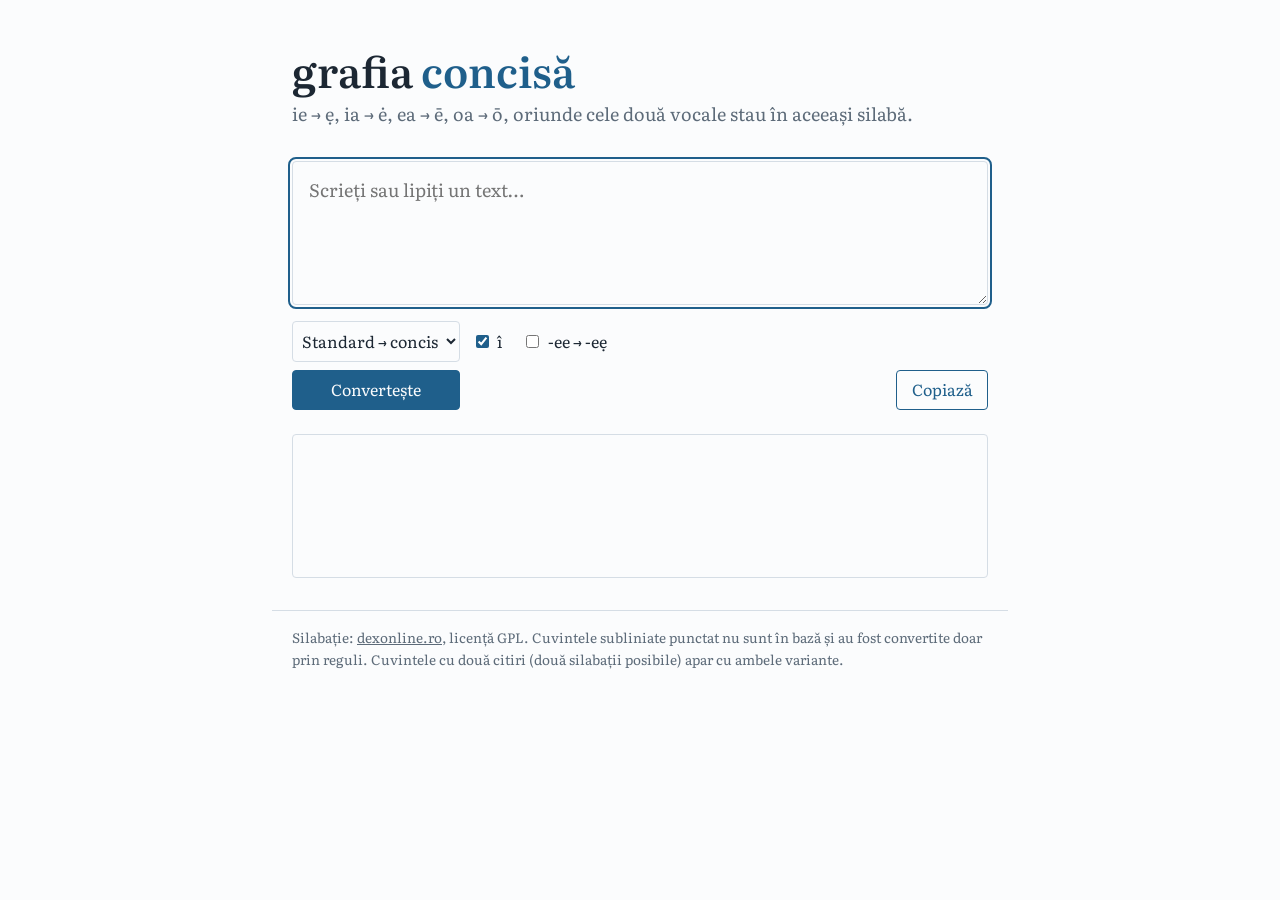
<file: server/static/index.html>
<!doctype html>
<html lang="ro">
<head>
<meta charset="utf-8">
<meta name="viewport" content="width=device-width, initial-scale=1">
<title>grafia concisă</title>
<link rel="preconnect" href="https://fonts.googleapis.com">
<link rel="preconnect" href="https://fonts.gstatic.com" crossorigin>
<link href="https://fonts.googleapis.com/css2?family=Literata:opsz,wght@7..72,400;7..72,600&display=swap" rel="stylesheet">
<style>
  :root {
    --paper: #fbfcfd; --ink: #1c2733; --muted: #5d6b79;
    --rule: #d5dde5; --accent: #1f5f8b; --unknown: #a4570a;
    --off-bg: #5d6b79; --off-ink: #a9b4bf;
    --serif: "Literata", Georgia, "Times New Roman", serif;
  }
  @media (prefers-color-scheme: dark) {
    :root { --paper: #141a20; --ink: #e4e9ee; --muted: #9aa7b3;
            --rule: #2c3743; --accent: #7fb6de; --unknown: #e3a25c;
            --off-bg: #3a4552; --off-ink: #808c98; }
  }
  * { box-sizing: border-box; }
  .sr { position: absolute; width: 1px; height: 1px; overflow: hidden; clip: rect(0 0 0 0); }
  body { margin: 0; background: var(--paper); color: var(--ink);
         font: 18px/1.6 var(--serif); }
  main { max-width: 46rem; margin: 0 auto; padding: 3rem 1.25rem 2rem; }
  h1 { font-size: 2.6rem; font-weight: 600; line-height: 1.1; margin: 0 0 .4rem; }
  h1 span { color: var(--accent); }
  .lede { color: var(--muted); margin: 0 0 2rem; }
  /* the select and #go share column 1, so the button is as wide as the select */
  .bar { display: grid; grid-template-columns: auto 1fr auto; align-items: center;
         column-gap: .75rem; row-gap: .5rem; margin: 1rem 0; }
  #mode { grid-column: 1; grid-row: 1; width: 100%; }
  #switches { grid-column: 2 / -1; grid-row: 1; display: flex; flex-wrap: wrap; column-gap: 1.25rem; }
  #go { grid-column: 1; grid-row: 2; width: 100%; }
  #copy { grid-column: 3; grid-row: 2; }
  #status { grid-column: 1 / 3; grid-row: 3; }
  #copy-status { grid-column: 3; grid-row: 3; justify-self: end; }
  textarea, output {
    display: block; width: 100%; min-height: 9rem; padding: .9rem 1rem;
    font: inherit; color: inherit; background: transparent;
    border: 1px solid var(--rule); border-radius: 4px; white-space: pre-wrap;
  }
  textarea { resize: vertical; }
  textarea:focus-visible, button:focus-visible, select:focus-visible {
    outline: 2px solid var(--accent); outline-offset: 2px;
  }
  button, select { font: inherit; font-size: 1rem; padding: .4rem .9rem;
                   border-radius: 4px; cursor: pointer; }
  button { background: var(--accent); color: var(--paper); border: 1px solid var(--accent); }
  button.quiet { background: transparent; color: var(--accent); }
  select { background: transparent; color: var(--ink); border: 1px solid var(--rule);
           padding-inline: .3rem; }
  #switches { font-size: 1rem; }
  #switches [hidden] { display: none; }
  label input { accent-color: var(--accent); margin-right: .35rem; }
  .unknown, .unknown button { text-decoration: underline dotted var(--unknown) 2px; text-underline-offset: 4px; }
  /* homograph: a two-position switch on a dark-grey track; the active spelling
     sits on the text area's background, the rejected one is light grey on the
     track; a click on it switches */
  .alts { display: inline-flex; gap: 2px; padding: 2px; margin: 0 .1em;
          background: var(--off-bg); border-radius: 999px; line-height: 1.3; }
  .alts button { font: inherit; background: none; color: var(--off-ink); border: 0;
                 border-radius: 999px; padding: 0 .45em; cursor: pointer; }
  .alts button[aria-pressed="true"] { background: var(--paper); color: var(--ink); cursor: default; }
  .alts button[aria-pressed="false"]:hover { color: var(--paper); }
  .fn { color: var(--muted); font-size: .7em; margin-left: .1em; }
  #notes { color: var(--muted); font-size: .9rem; margin: .75rem 0 0; padding-left: 1.5rem; }
  .note { color: var(--muted); font-size: .9rem; }
  footer { max-width: 46rem; margin: 0 auto; padding: 1rem 1.25rem 3rem;
           color: var(--muted); font-size: .85rem; border-top: 1px solid var(--rule); }
  footer a { color: inherit; }
</style>
</head>
<body>
<main>
  <h1>grafia <span>concisă</span></h1>
  <p class="lede">ie → ẹ, ia → ė, ea → ē, oa → ō, oriunde cele două vocale stau în aceeași silabă.</p>

  <label for="input" class="sr">Text</label>
  <textarea id="input" placeholder="Scrieți sau lipiți un text…" autofocus></textarea>

  <div class="bar">
    <select id="mode" aria-label="Direcție">
      <option value="convert">Standard → concis</option>
      <option value="revert">Concis → standard</option>
    </select>
    <span id="switches">
      <label id="ai-switch"><input type="checkbox" id="ai" checked> î</label>
      <label><input type="checkbox" id="ee"> -ee → -eẹ</label>
    </span>
    <button id="go">Convertește</button>
    <button id="copy" class="quiet" disabled>Copiază</button>
    <span id="status" class="note" role="status"></span>
    <span id="copy-status" class="note" role="status"></span>
  </div>

  <output id="output" for="input" aria-live="polite"></output>
  <ol id="notes" hidden></ol>
</main>
<footer>
  Silabație: <a href="https://dexonline.ro">dexonline.ro</a>, licență GPL.
  Cuvintele subliniate punctat nu sunt în bază și au fost convertite doar prin reguli.
  Cuvintele cu două citiri (două silabații posibile) apar cu ambele variante.
</footer>
<script>
  const $ = (id) => document.getElementById(id);
  const input = $("input"), output = $("output"), status = $("status"), notes = $("notes"), copyStatus = $("copy-status");

  async function run() {
    const mode = $("mode").value;
    status.textContent = "";
    copyStatus.textContent = "";
    try {
      const res = await fetch(`/api/${mode}`, {
        method: "POST",
        headers: { "Content-Type": "application/json" },
        body: JSON.stringify({ text: input.value, ee: $("ee").checked, ai: $("ai").checked }),
      });
      const data = await res.json();
      if (!res.ok) throw new Error(data.error || `Eroare ${res.status}`);
      output.replaceChildren();
      notes.replaceChildren();
      const stems = [];  // unknown -eele/-eelor words, one footnote per stem
      let homographs = 0;
      for (const seg of data.segments || [{ t: data.text }]) {
        if (seg.alts) {
          homographs++;
          const group = switcher(seg.alts);
          output.append(group);
          const m = seg.unknown?.toLowerCase().match(/^(.*)ee(le|lor)$/);
          if (seg.unknown) {
            group.classList.add("unknown");
            group.title = "Negăsit în bază: convertit doar prin reguli";
          }
          if (m) {
            if (!stems.includes(m[1])) stems.push(m[1]);
            const sup = document.createElement("sup");
            sup.className = "fn";
            sup.textContent = stems.indexOf(m[1]) + 1;
            output.append(sup);
          }
        } else if (seg.unknown) {
          const s = document.createElement("span");
          s.className = "unknown";
          s.title = "Negăsit în bază: convertit doar prin reguli";
          s.textContent = seg.t;
          output.append(s);
        } else {
          output.append(seg.t);
        }
      }
      for (const s of stems) {
        const li = document.createElement("li");
        const word = (text) => Object.assign(document.createElement("i"), { textContent: text });
        li.append("Dacă singularul e ", word(`${s}ee`), ", alege forma ", word(`${s}eile/lor`), ". ",
                  "Dacă e ", word(`${s}eu`), ", alege ", word(`${s}eẹle/lor`), ".");
        notes.append(li);
      }
      notes.hidden = !stems.length;
      const n = (data.unknown || []).length;
      status.textContent = [
        n && `${n} ${n === 1 ? "cuvînt negăsit" : "cuvinte negăsite"}`,
        homographs && `${homographs} ${homographs === 1 ? "cuvînt" : "cuvinte"} cu două citiri`,
      ].filter(Boolean).join(" · ");
      $("copy").disabled = !data.text;
    } catch (e) {
      status.textContent = `Conversia a eșuat: ${e.message}`;
    }
  }

  // A homograph's spellings as a switch: the first is active, a click on an
  // inactive one (light grey on the grey track) makes it the active one.
  function switcher(options) {
    const group = document.createElement("span");
    group.className = "alts";
    group.setAttribute("role", "group");
    group.setAttribute("aria-label", `Variante: ${options.join(" sau ")}`);
    for (const [i, text] of options.entries()) {
      const b = document.createElement("button");
      b.type = "button";
      b.textContent = text;
      b.setAttribute("aria-pressed", String(i === 0));
      b.title = "Clic pentru a alege această variantă";
      b.addEventListener("click", () => {
        for (const other of group.children) other.setAttribute("aria-pressed", String(other === b));
      });
      group.append(b);
    }
    return group;
  }

  // The output text with only the active spelling of each homograph, no footnote marks.
  function activeText() {
    let text = "";
    for (const node of output.childNodes) {
      if (node.classList?.contains("fn")) continue;
      text += node.classList?.contains("alts")
        ? node.querySelector('[aria-pressed="true"]').textContent
        : node.textContent;
    }
    return text;
  }

  // -ee also says how a revert's input was written; î applies to convert only
  const syncSwitches = () => { $("ai-switch").hidden = $("mode").value !== "convert"; };
  $("mode").addEventListener("change", syncSwitches);
  syncSwitches();  // the browser may restore the mode on reload
  $("go").addEventListener("click", run);
  input.addEventListener("keydown", (e) => {
    if (e.key === "Enter" && (e.ctrlKey || e.metaKey)) run();
  });
  // navigator.clipboard exists only on HTTPS or localhost (Safari on an iPhone
  // over plain HTTP has none), so fall back to copying a selected textarea.
  function copyBySelection(text) {
    const ta = document.createElement("textarea");
    ta.value = text;
    ta.setAttribute("readonly", "");  // no on-screen keyboard on iOS
    ta.style.cssText = "position: fixed; top: 0; left: 0; opacity: 0; font-size: 16px;";
    document.body.append(ta);
    ta.select();
    ta.setSelectionRange(0, text.length);  // iOS ignores select()
    const ok = document.execCommand("copy");
    ta.remove();
    if (!ok) throw new Error("execCommand");
  }

  $("copy").addEventListener("click", async () => {
    const text = activeText();
    try {
      if (navigator.clipboard) await navigator.clipboard.writeText(text);
      else copyBySelection(text);
      copyStatus.textContent = "Copiat";
    } catch {
      copyStatus.textContent = "Copierea a eșuat";
    }
  });
</script>
</body>
</html>
</file>
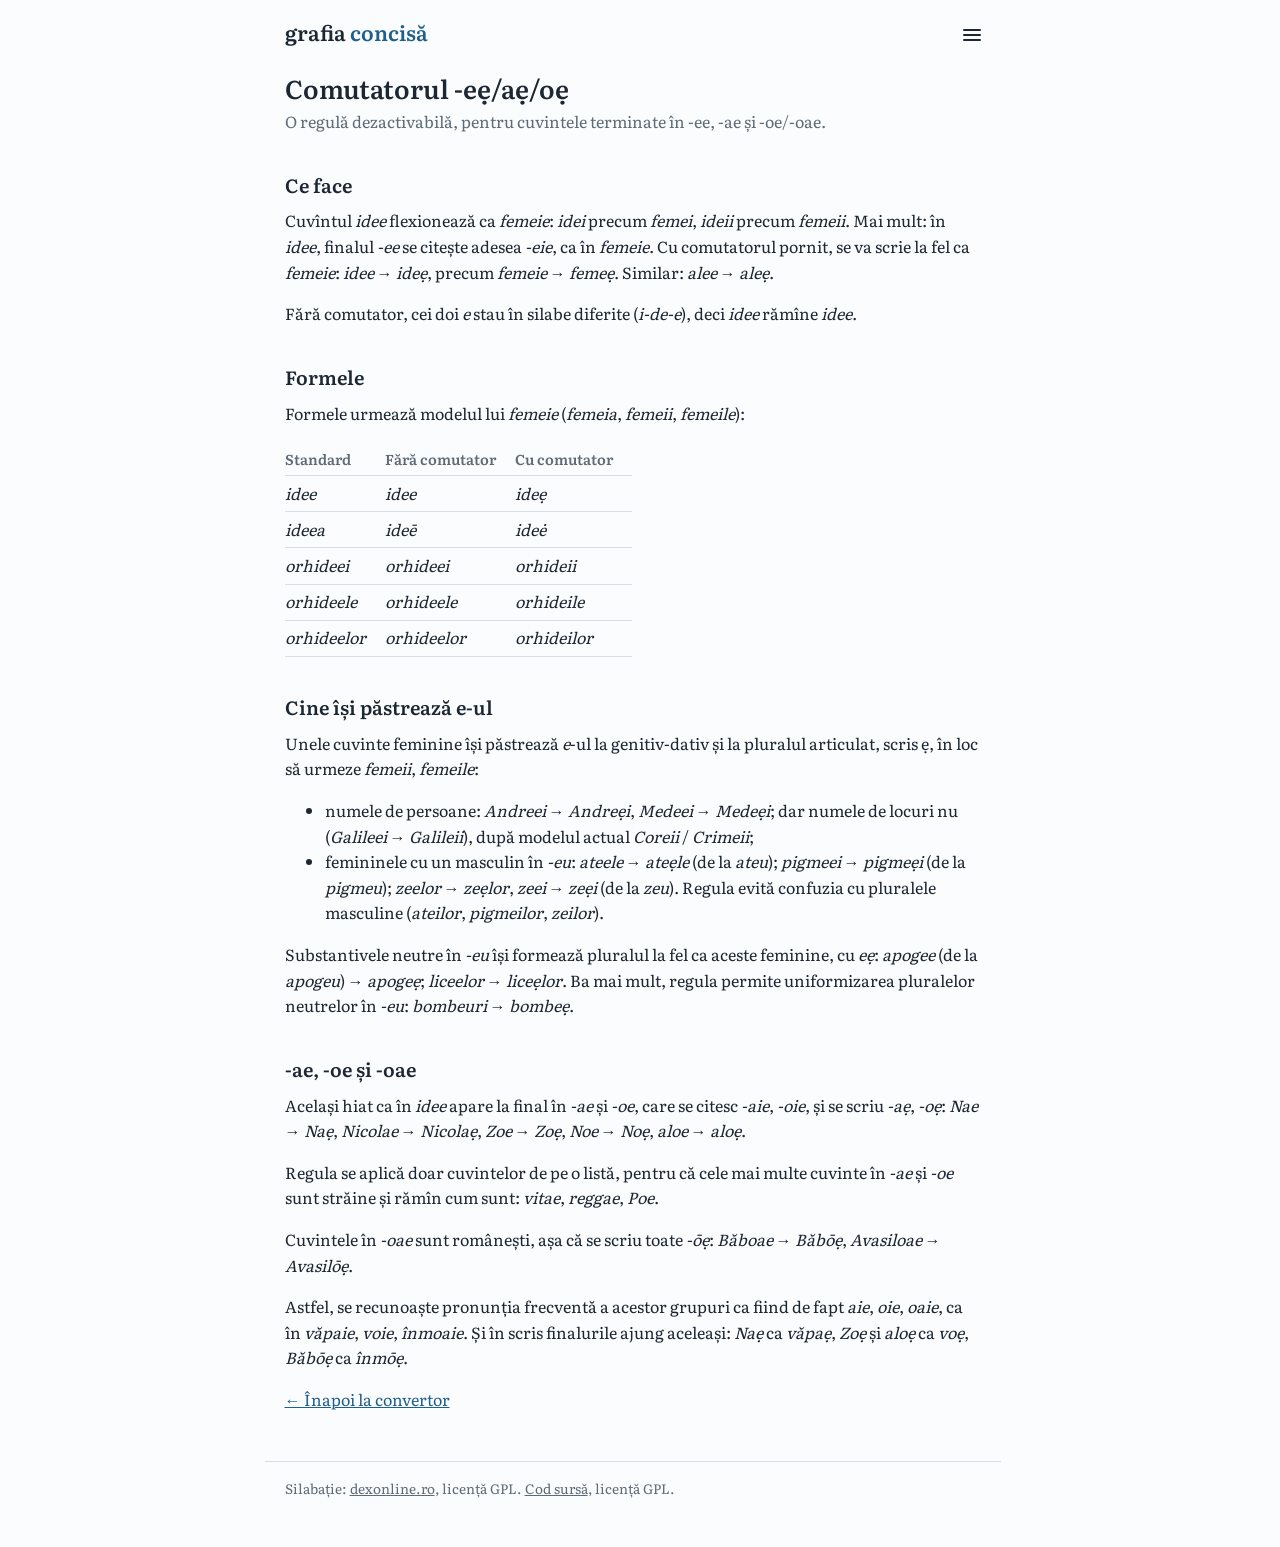
<file: web/comutator-ee.html>
<!doctype html>
<html lang="ro">
<head>
<meta charset="utf-8">
<meta name="viewport" content="width=device-width, initial-scale=1">
<title>Comutatorul -eẹ/aẹ/oẹ</title>
<meta name="description" content="Regula opțională a grafiei concise pentru cuvintele în -ee, -ae și -oe: idee → ideẹ, Nae → Naẹ, Zoe → Zoẹ.">
<meta name="theme-color" content="#fbfcfd" media="(prefers-color-scheme: light)">
<meta name="theme-color" content="#141a20" media="(prefers-color-scheme: dark)">
<link rel="manifest" href="manifest.webmanifest">
<link rel="icon" href="icon-192.png">
<link rel="apple-touch-icon" href="icon-192.png">
<link rel="preload" href="fonts/literata-latin.woff2" as="font" type="font/woff2" crossorigin>
<link rel="stylesheet" href="site.css">
</head>
<body>
<main class="page">
  <header class="site">
    <a class="brand" href="./">grafia <span>concisă</span></a>
    <details class="menu">
      <summary aria-label="Meniu"><svg width="22" height="22" viewBox="0 0 22 22" aria-hidden="true"><path d="M3 6h16M3 11h16M3 16h16" stroke="currentColor" stroke-width="2" stroke-linecap="round"/></svg></summary>
      <nav>
        <a href="./">Convertor</a>
        <a href="de-ce.html">De ce grafia concisă?</a>
        <a href="comutator-ee.html" aria-current="page">Comutatorul -eẹ/aẹ/oẹ</a>
      </nav>
    </details>
  </header>

  <h1>Comutatorul -eẹ/aẹ/oẹ</h1>
  <p class="lede">O regulă dezactivabilă, pentru cuvintele terminate în -ee, -ae și -oe/-oae.</p>

  <h2>Ce face</h2>
  <p>Cuvîntul <i>idee</i> flexionează ca <i>femeie</i>: <i>idei</i> precum <i>femei</i>, <i>ideii</i> precum <i>femeii</i>. Mai mult: în <i>idee</i>, finalul <i>-ee</i> se citește adesea <i>-eie</i>, ca în <i>femeie</i>. Cu comutatorul pornit, se va scrie la fel ca <i>femeie</i>: <i>idee</i> → <i>ideẹ</i>, precum <i>femeie</i> → <i>femeẹ</i>. Similar: <i>alee</i> → <i>aleẹ</i>.</p>
  <p>Fără comutator, cei doi <i>e</i> stau în silabe diferite (<i>i-de-e</i>), deci <i>idee</i> rămîne <i>idee</i>.</p>

  <h2>Formele</h2>
  <p>Formele urmează modelul lui <i>femeie</i> (<i>femeia</i>, <i>femeii</i>, <i>femeile</i>):</p>
  <table>
    <thead><tr><th>Standard</th><th>Fără comutator</th><th>Cu comutator</th></tr></thead>
    <tbody>
      <tr><td><i>idee</i></td><td><i>idee</i></td><td><i>ideẹ</i></td></tr>
      <tr><td><i>ideea</i></td><td><i>ideē</i></td><td><i>ideė</i></td></tr>
      <tr><td><i>orhideei</i></td><td><i>orhideei</i></td><td><i>orhideii</i></td></tr>
      <tr><td><i>orhideele</i></td><td><i>orhideele</i></td><td><i>orhideile</i></td></tr>
      <tr><td><i>orhideelor</i></td><td><i>orhideelor</i></td><td><i>orhideilor</i></td></tr>
    </tbody>
  </table>

  <h2>Cine își păstrează e-ul</h2>
  <p>Unele cuvinte feminine își păstrează <i>e</i>-ul la genitiv-dativ și la pluralul articulat, scris ẹ, în loc să urmeze <i>femeii</i>, <i>femeile</i>:</p>
  <ul>
    <li>numele de persoane: <i>Andreei</i> → <i>Andreẹi</i>, <i>Medeei</i> → <i>Medeẹi</i>; dar numele de locuri nu (<i>Galileei</i> → <i>Galileii</i>), după modelul actual <i>Coreii</i> / <i>Crimeii</i>;</li>
    <li>femininele cu un masculin în <i>-eu</i>: <i>ateele</i> → <i>ateẹle</i> (de la <i>ateu</i>); <i>pigmeei</i> → <i>pigmeẹi</i> (de la <i>pigmeu</i>); <i>zeelor</i> → <i>zeẹlor</i>, <i>zeei</i> → <i>zeẹi</i> (de la <i>zeu</i>). Regula evită confuzia cu pluralele masculine (<i>ateilor</i>, <i>pigmeilor</i>, <i>zeilor</i>).</li>
  </ul>
  <p>Substantivele neutre în <i>-eu</i> își formează pluralul la fel ca aceste feminine, cu <i>eẹ</i>: <i>apogee</i> (de la <i>apogeu</i>) → <i>apogeẹ</i>; <i>liceelor</i> → <i>liceẹlor</i>. Ba mai mult, regula permite uniformizarea pluralelor neutrelor în <i>-eu</i>: <i>bombeuri</i> → <i>bombeẹ</i>.</p>

  <h2>-ae, -oe și -oae</h2>
  <p>Același hiat ca în <i>idee</i> apare la final în <i>-ae</i> și <i>-oe</i>, care se citesc <i>-aie</i>, <i>-oie</i>, și se scriu <i>-aẹ</i>, <i>-oẹ</i>: <i>Nae</i> → <i>Naẹ</i>, <i>Nicolae</i> → <i>Nicolaẹ</i>, <i>Zoe</i> → <i>Zoẹ</i>, <i>Noe</i> → <i>Noẹ</i>, <i>aloe</i> → <i>aloẹ</i>.</p>
  <p>Regula se aplică doar cuvintelor de pe o listă, pentru că cele mai multe cuvinte în <i>-ae</i> și <i>-oe</i> sunt străine și rămîn cum sunt: <i>vitae</i>, <i>reggae</i>, <i>Poe</i>.</p>
  <p>Cuvintele în <i>-oae</i> sunt românești, așa că se scriu toate <i>-ōẹ</i>: <i>Băboae</i> → <i>Băbōẹ</i>, <i>Avasiloae</i> → <i>Avasilōẹ</i>.</p>
  <p>Astfel, se recunoaște pronunția frecventă a acestor grupuri ca fiind de fapt <i>aie</i>, <i>oie</i>, <i>oaie</i>, ca în <i>văpaie</i>, <i>voie</i>, <i>înmoaie</i>. Și în scris finalurile ajung aceleași: <i>Naẹ</i> ca <i>văpaẹ</i>, <i>Zoẹ</i> și <i>aloẹ</i> ca <i>voẹ</i>, <i>Băbōẹ</i> ca <i>înmōẹ</i>.</p>

  <p class="back"><a href="./">← Înapoi la convertor</a></p>
</main>
<footer>
  Silabație: <a href="https://dexonline.ro">dexonline.ro</a>, licență GPL.
  <a href="https://github.com/mihaicezar/grafia-concisa">Cod sursă</a>, licență GPL.
</footer>
</body>
</html>
</file>
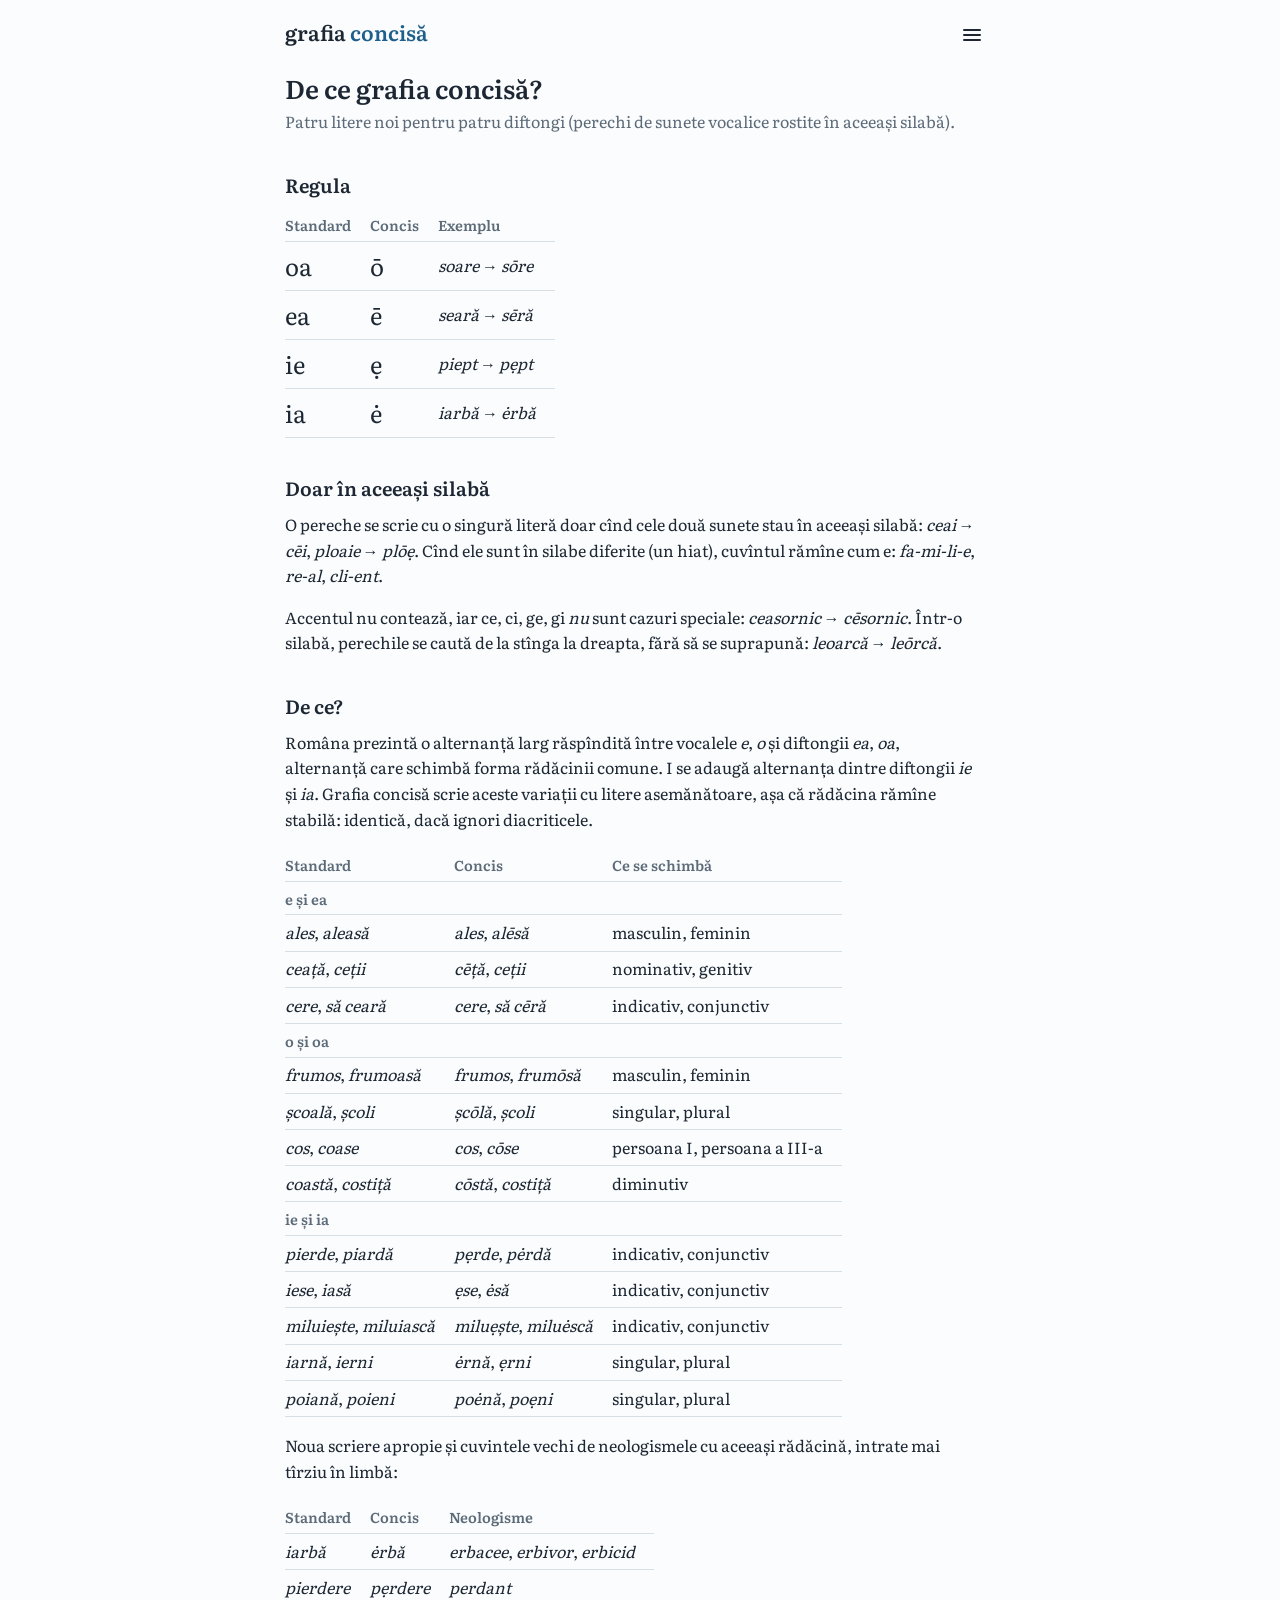
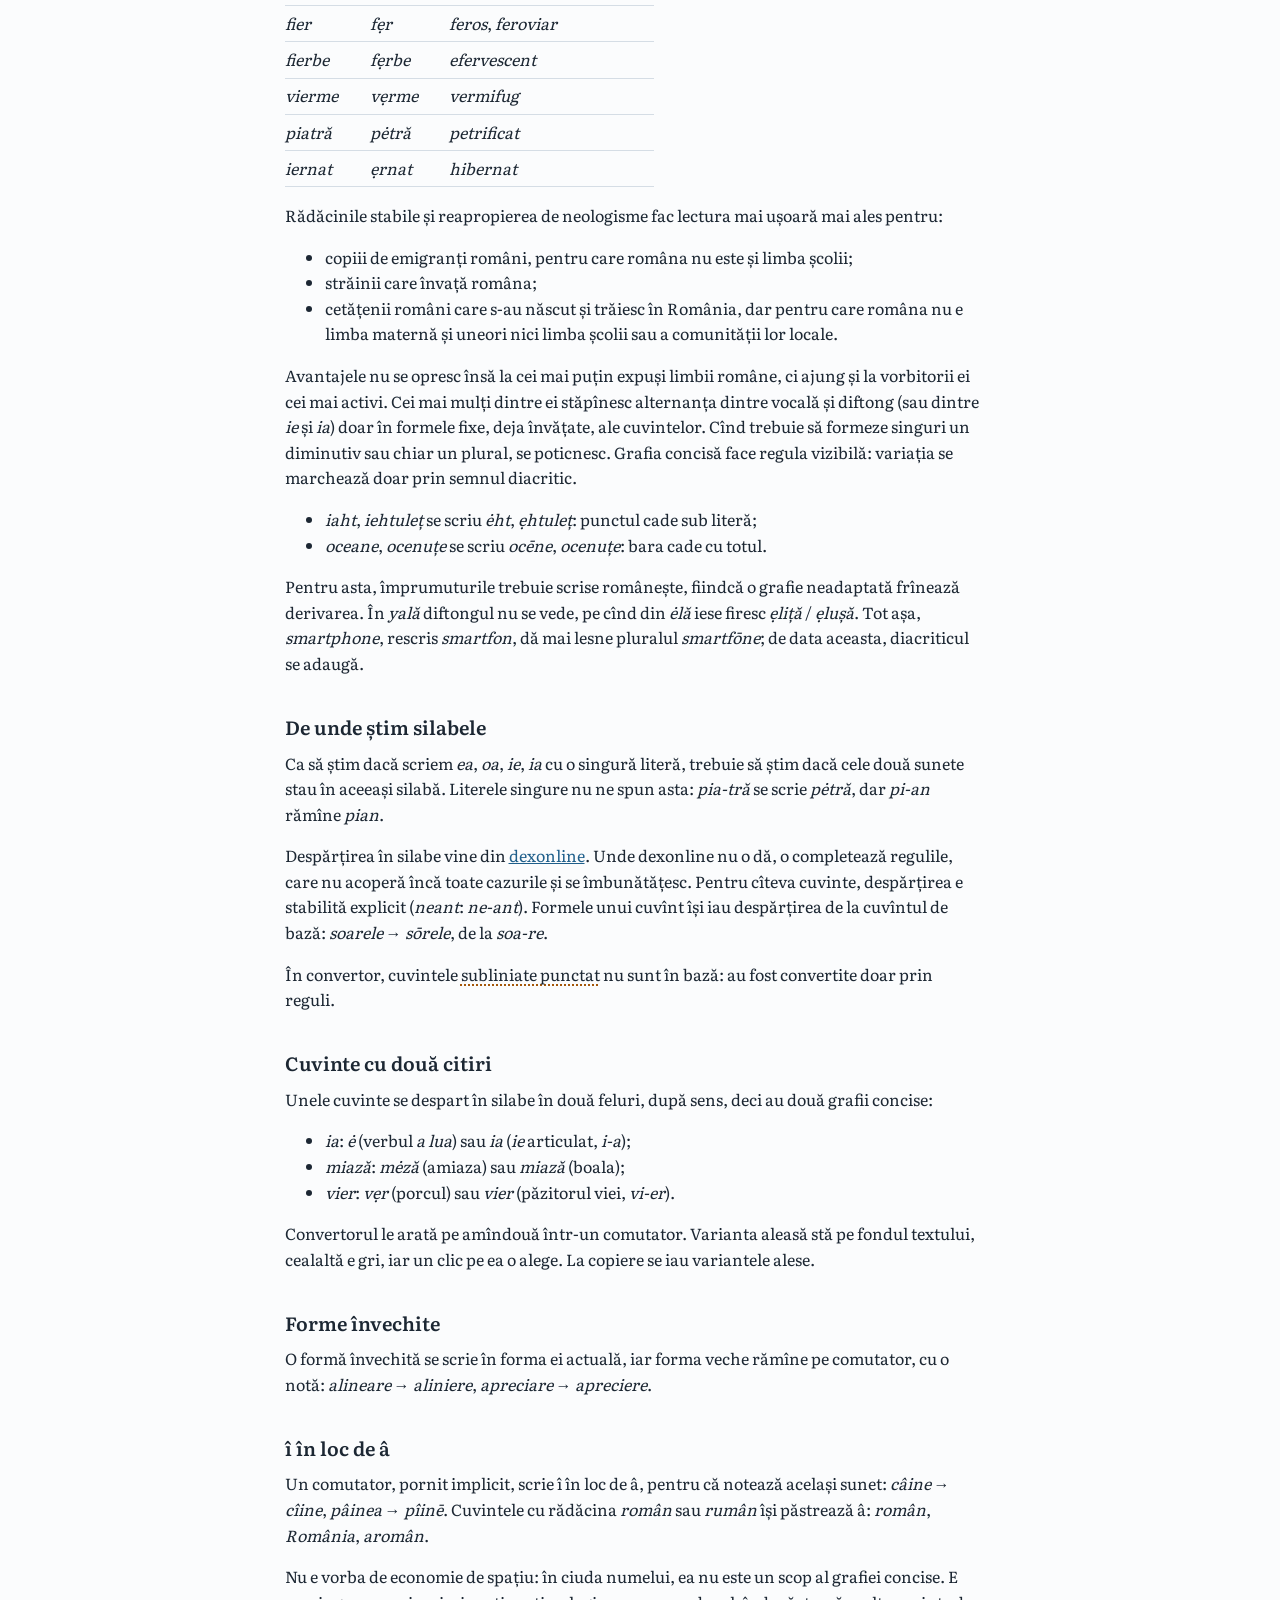
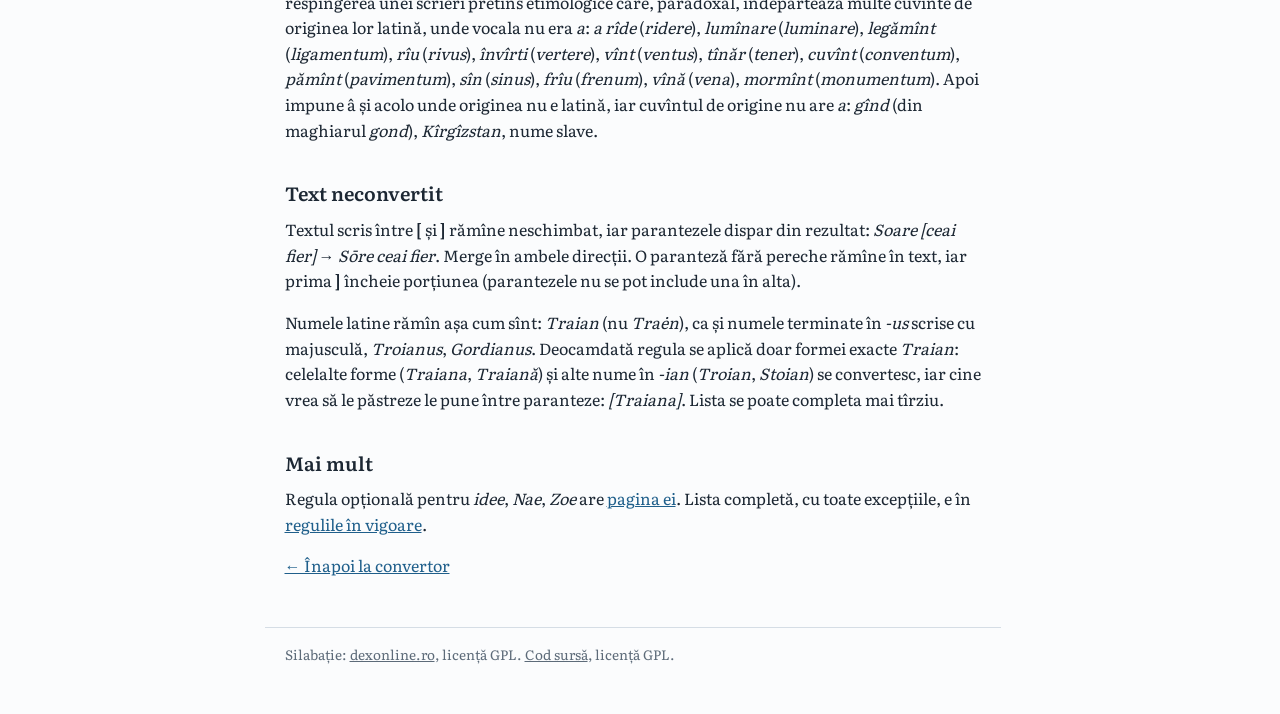
<file: web/de-ce.html>
<!doctype html>
<html lang="ro">
<head>
<meta charset="utf-8">
<meta name="viewport" content="width=device-width, initial-scale=1">
<title>De ce grafia concisă?</title>
<meta name="description" content="De ce și cum: ie → ẹ, ia → ė, ea → ē, oa → ō, oriunde cele două sunete stau în aceeași silabă.">
<meta name="theme-color" content="#fbfcfd" media="(prefers-color-scheme: light)">
<meta name="theme-color" content="#141a20" media="(prefers-color-scheme: dark)">
<link rel="manifest" href="manifest.webmanifest">
<link rel="icon" href="icon-192.png">
<link rel="apple-touch-icon" href="icon-192.png">
<link rel="preload" href="fonts/literata-latin.woff2" as="font" type="font/woff2" crossorigin>
<link rel="stylesheet" href="site.css">
</head>
<body>
<main class="page">
  <header class="site">
    <a class="brand" href="./">grafia <span>concisă</span></a>
    <details class="menu">
      <summary aria-label="Meniu"><svg width="22" height="22" viewBox="0 0 22 22" aria-hidden="true"><path d="M3 6h16M3 11h16M3 16h16" stroke="currentColor" stroke-width="2" stroke-linecap="round"/></svg></summary>
      <nav>
        <a href="./">Convertor</a>
        <a href="de-ce.html" aria-current="page">De ce grafia concisă</a>
        <a href="comutator-ee.html">Comutatorul -eẹ/aẹ/oẹ</a>
      </nav>
    </details>
  </header>

  <h1>De ce grafia concisă?</h1>
  <p class="lede">Patru litere noi pentru patru diftongi (perechi de sunete vocalice rostite în aceeași silabă).</p>

  <h2>Regula</h2>
  <table>
    <thead><tr><th>Standard</th><th>Concis</th><th>Exemplu</th></tr></thead>
    <tbody>
      <tr><td class="big">oa</td><td class="big">ō</td><td><i>soare</i> → <i>sōre</i></td></tr>
      <tr><td class="big">ea</td><td class="big">ē</td><td><i>seară</i> → <i>sēră</i></td></tr>
      <tr><td class="big">ie</td><td class="big">ẹ</td><td><i>piept</i> → <i>pẹpt</i></td></tr>
      <tr><td class="big">ia</td><td class="big">ė</td><td><i>iarbă</i> → <i>ėrbă</i></td></tr>
    </tbody>
  </table>

  <h2>Doar în aceeași silabă</h2>
  <p>O pereche se scrie cu o singură literă doar cînd cele două sunete stau în aceeași silabă: <i>ceai</i> → <i>cēi</i>, <i>ploaie</i> → <i>plōẹ</i>. Cînd ele sunt în silabe diferite (un hiat), cuvîntul rămîne cum e: <i>fa-mi-li-e</i>, <i>re-al</i>, <i>cli-ent</i>.</p>
  <p>Accentul nu contează, iar ce, ci, ge, gi <i>nu</i> sunt cazuri speciale: <i>ceasornic</i> → <i>cēsornic</i>. Într-o silabă, perechile se caută de la stînga la dreapta, fără să se suprapună: <i>leoarcă</i> → <i>leōrcă</i>.</p>

  <h2>De ce?</h2>
  <p>Româna prezintă o alternanță larg răspîndită între vocalele <i>e</i>, <i>o</i> și diftongii <i>ea</i>, <i>oa</i>, alternanță care schimbă forma rădăcinii comune. I se adaugă alternanța dintre diftongii <i>ie</i> și <i>ia</i>.
    Grafia concisă scrie aceste variații cu litere asemănătoare, așa că rădăcina rămîne stabilă: identică, dacă ignori diacriticele.</p>
  <table>
    <thead><tr><th>Standard</th><th>Concis</th><th>Ce se schimbă</th></tr></thead>
    <tbody>
      <tr><th colspan="3">e și ea</th></tr>
      <tr><td><i>ales</i>, <i>aleasă</i></td><td><i>ales</i>, <i>alēsă</i></td><td>masculin, feminin</td></tr>
      <tr><td><i>ceață</i>, <i>ceții</i></td><td><i>cēță</i>, <i>ceții</i></td><td>nominativ, genitiv</td></tr>
      <tr><td><i>cere</i>, <i>să ceară</i></td><td><i>cere</i>, <i>să cēră</i></td><td>indicativ, conjunctiv</td></tr>
      <tr><th colspan="3">o și oa</th></tr>
      <tr><td><i>frumos</i>, <i>frumoasă</i></td><td><i>frumos</i>, <i>frumōsă</i></td><td>masculin, feminin</td></tr>
      <tr><td><i>școală</i>, <i>școli</i></td><td><i>șcōlă</i>, <i>școli</i></td><td>singular, plural</td></tr>
      <tr><td><i>cos</i>, <i>coase</i></td><td><i>cos</i>, <i>cōse</i></td><td>persoana I, persoana a III-a</td></tr>
      <tr><td><i>coastă</i>, <i>costiță</i></td><td><i>cōstă</i>, <i>costiță</i></td><td>diminutiv</td></tr>
      <tr><th colspan="3">ie și ia</th></tr>
      <tr><td><i>pierde</i>, <i>piardă</i></td><td><i>pẹrde</i>, <i>pėrdă</i></td><td>indicativ, conjunctiv</td></tr>
      <tr><td><i>iese</i>, <i>iasă</i></td><td><i>ẹse</i>, <i>ėsă</i></td><td>indicativ, conjunctiv</td></tr>
      <tr><td><i>miluiește</i>, <i>miluiască</i></td><td><i>miluẹște</i>, <i>miluėscă</i></td><td>indicativ, conjunctiv</td></tr>
      <tr><td><i>iarnă</i>, <i>ierni</i></td><td><i>ėrnă</i>, <i>ẹrni</i></td><td>singular, plural</td></tr>
      <tr><td><i>poiană</i>, <i>poieni</i></td><td><i>poėnă</i>, <i>poẹni</i></td><td>singular, plural</td></tr>
    </tbody>
  </table>
  <p>Noua scriere apropie și cuvintele vechi de neologismele cu aceeași rădăcină, intrate mai tîrziu în limbă:</p>
  <table>
    <thead><tr><th>Standard</th><th>Concis</th><th>Neologisme</th></tr></thead>
    <tbody>
      <tr><td><i>iarbă</i></td><td><i>ėrbă</i></td><td><i>erbacee</i>, <i>erbivor</i>, <i>erbicid</i></td></tr>
      <tr><td><i>pierdere</i></td><td><i>pẹrdere</i></td><td><i>perdant</i></td></tr>
      <tr><td><i>fier</i></td><td><i>fẹr</i></td><td><i>feros</i>, <i>feroviar</i></td></tr>
      <tr><td><i>fierbe</i></td><td><i>fẹrbe</i></td><td><i>efervescent</i></td></tr>
      <tr><td><i>vierme</i></td><td><i>vẹrme</i></td><td><i>vermifug</i></td></tr>
      <tr><td><i>piatră</i></td><td><i>pėtră</i></td><td><i>petrificat</i></td></tr>
      <tr><td><i>iernat</i></td><td><i>ẹrnat</i></td><td><i>hibernat</i></td></tr>
    </tbody>
  </table>
  <p>Rădăcinile stabile și reapropierea de neologisme fac lectura mai ușoară mai ales pentru:</p>
  <ul>
    <li>copiii de emigranți români, pentru care româna nu este și limba școlii;</li>
    <li>străinii care învață româna;</li>
    <li>cetățenii români care s-au născut și trăiesc în România, dar pentru care româna nu e limba maternă și uneori nici limba școlii sau a comunității lor locale.</li>
  </ul>
  <p>Avantajele nu se opresc însă la cei mai puțin expuși limbii române, ci ajung și la vorbitorii ei cei mai activi. Cei mai mulți dintre ei stăpînesc alternanța dintre vocală și diftong (sau dintre <i>ie</i> și <i>ia</i>) doar în formele fixe, deja învățate, ale cuvintelor. Cînd trebuie să formeze singuri un diminutiv sau chiar un plural, se poticnesc. Grafia concisă face regula vizibilă: variația se marchează doar prin semnul diacritic.</p>
  <ul>
    <li><i>iaht</i>, <i>iehtuleț</i> se scriu <i>ėht</i>, <i>ẹhtuleț</i>: punctul cade sub literă;</li>
    <li><i>oceane</i>, <i>ocenuțe</i> se scriu <i>ocēne</i>, <i>ocenuțe</i>: bara cade cu totul.</li>
  </ul>
  <p>Pentru asta, împrumuturile trebuie scrise românește, fiindcă o grafie neadaptată frînează derivarea. În <i>yală</i> diftongul nu se vede, pe cînd din <i>ėlă</i> iese firesc <i>ẹliță</i> / <i>ẹlușă</i>. Tot așa, <i>smartphone</i>, rescris <i>smartfon</i>, dă mai lesne pluralul <i>smartfōne</i>; de data aceasta, diacriticul se adaugă.</p>

  <h2>De unde știm silabele</h2>
  <p>Ca să știm dacă scriem <i>ea</i>, <i>oa</i>, <i>ie</i>, <i>ia</i> cu o singură literă, trebuie să știm dacă cele două sunete stau în aceeași silabă. Literele singure nu ne spun asta: <i>pia-tră</i> se scrie <i>pėtră</i>, dar <i>pi-an</i> rămîne <i>pian</i>.</p>
  <p>Despărțirea în silabe vine din <a href="https://dexonline.ro">dexonline</a>. Unde dexonline nu o dă, o completează regulile, care nu acoperă încă toate cazurile și se îmbunătățesc. Pentru cîteva cuvinte, despărțirea e stabilită explicit (<i>neant</i>: <i>ne-ant</i>). Formele unui cuvînt își iau despărțirea de la cuvîntul de bază: <i>soarele</i> → <i>sōrele</i>, de la <i>soa-re</i>.</p>
  <p>În convertor, cuvintele <span style="text-decoration: underline dotted var(--unknown) 2px; text-underline-offset: 4px">subliniate punctat</span> nu sunt în bază: au fost convertite doar prin reguli.</p>

  <h2>Cuvinte cu două citiri</h2>
  <p>Unele cuvinte se despart în silabe în două feluri, după sens, deci au două grafii concise:</p>
  <ul>
    <li><i>ia</i>: <i>ė</i> (verbul <i>a lua</i>) sau <i>ia</i> (<i>ie</i> articulat, <i>i-a</i>);</li>
    <li><i>miază</i>: <i>mėză</i> (amiaza) sau <i>miază</i> (boala);</li>
    <li><i>vier</i>: <i>vẹr</i> (porcul) sau <i>vier</i> (păzitorul viei, <i>vi-er</i>).</li>
  </ul>
  <p>Convertorul le arată pe amîndouă într-un comutator. Varianta aleasă stă pe fondul textului, cealaltă e gri, iar un clic pe ea o alege. La copiere se iau variantele alese.</p>

  <h2>Forme învechite</h2>
  <p>O formă învechită se scrie în forma ei actuală, iar forma veche rămîne pe comutator, cu o notă: <i>alineare</i> → <i>aliniere</i>, <i>apreciare</i> → <i>apreciere</i>.</p>

  <h2>î în loc de â</h2>
  <p>Un comutator, pornit implicit, scrie î în loc de â, pentru că notează același sunet: <i>câine</i> → <i>cîine</i>, <i>pâinea</i> → <i>pîinē</i>. Cuvintele cu rădăcina <i>român</i> sau <i>rumân</i> își păstrează â: <i>român</i>, <i>România</i>, <i>aromân</i>.</p>
  <p>Nu e vorba de economie de spațiu: în ciuda numelui, ea nu este un scop al grafiei concise. E respingerea unei scrieri pretins etimologice care, paradoxal, îndepărtează multe cuvinte de originea lor latină, unde vocala nu era <i>a</i>: <i>a rîde</i> (<i>ridere</i>), <i>lumînare</i> (<i>luminare</i>), <i>legămînt</i> (<i>ligamentum</i>), <i>rîu</i> (<i>rivus</i>), <i>învîrti</i> (<i>vertere</i>), <i>vînt</i> (<i>ventus</i>), <i>tînăr</i> (<i>tener</i>), <i>cuvînt</i> (<i>conventum</i>), <i>pămînt</i> (<i>pavimentum</i>), <i>sîn</i> (<i>sinus</i>), <i>frîu</i> (<i>frenum</i>), <i>vînă</i> (<i>vena</i>), <i>mormînt</i> (<i>monumentum</i>). Apoi impune â și acolo unde originea nu e latină, iar cuvîntul de origine nu are <i>a</i>: <i>gînd</i> (din maghiarul <i>gond</i>), <i>Kîrgîzstan</i>, nume slave.</p>

  <h2>Text neconvertit</h2>
  <p>Textul scris între <b>[</b> și <b>]</b> rămîne neschimbat, iar parantezele dispar din rezultat: <i>Soare [ceai fier]</i> → <i>Sōre ceai fier</i>. Merge în ambele direcții. O paranteză fără pereche rămîne în text, iar prima <b>]</b> încheie porțiunea (parantezele nu se pot include una în alta).</p>
  <p>Numele latine rămîn așa cum sînt: <i>Traian</i> (nu <i>Traėn</i>), ca și numele terminate în <i>-us</i> scrise cu majusculă, <i>Troianus</i>, <i>Gordianus</i>. Deocamdată regula se aplică doar formei exacte <i>Traian</i>: celelalte forme (<i>Traiana</i>, <i>Traiană</i>) și alte nume în <i>-ian</i> (<i>Troian</i>, <i>Stoian</i>) se convertesc, iar cine vrea să le păstreze le pune între paranteze: <i>[Traiana]</i>. Lista se poate completa mai tîrziu.</p>

  <h2>Mai mult</h2>
  <p>Regula opțională pentru <i>idee</i>, <i>Nae</i>, <i>Zoe</i> are <a href="comutator-ee.html">pagina ei</a>. Lista completă, cu toate excepțiile, e în <a href="https://github.com/mihaicezar/grafia-concisa/blob/main/README.ro.md">regulile în vigoare</a>.</p>

  <p class="back"><a href="./">← Înapoi la convertor</a></p>
</main>
<footer>
  Silabație: <a href="https://dexonline.ro">dexonline.ro</a>, licență GPL.
  <a href="https://github.com/mihaicezar/grafia-concisa">Cod sursă</a>, licență GPL.
</footer>
</body>
</html>
</file>
<file: web/site.css>
/* What every page shares: the fonts, the colours, the header with its menu, the footer,
   and the text of the explanatory pages. The converter's own styles stay in index.html. */

/* Literata (SIL OFL 1.1, fonts/OFL.txt): variable subsets from Google Fonts;
   vietnamese holds ẹ (U+1EB9), latin-ext ė ē ō ă ș ț */
@font-face {
  font-family: "Literata"; font-style: normal; font-weight: 400 600; font-display: swap;
  src: url(fonts/literata-vietnamese.woff2) format("woff2");
  unicode-range: U+0102-0103, U+0110-0111, U+0128-0129, U+0168-0169, U+01A0-01A1, U+01AF-01B0, U+0300-0301, U+0303-0304, U+0308-0309, U+0323, U+0329, U+1EA0-1EF9, U+20AB;
}
@font-face {
  font-family: "Literata"; font-style: normal; font-weight: 400 600; font-display: swap;
  src: url(fonts/literata-latin-ext.woff2) format("woff2");
  unicode-range: U+0100-02BA, U+02BD-02C5, U+02C7-02CC, U+02CE-02D7, U+02DD-02FF, U+0304, U+0308, U+0329, U+1D00-1DBF, U+1E00-1E9F, U+1EF2-1EFF, U+2020, U+20A0-20AB, U+20AD-20C4, U+2113, U+2C60-2C7F, U+A720-A7FF;
}
@font-face {
  font-family: "Literata"; font-style: normal; font-weight: 400 600; font-display: swap;
  src: url(fonts/literata-latin.woff2) format("woff2");
  unicode-range: U+0000-00FF, U+0131, U+0152-0153, U+02BB-02BC, U+02C6, U+02DA, U+02DC, U+0304, U+0308, U+0329, U+2000-206F, U+20AC, U+2122, U+2191, U+2193, U+2212, U+2215, U+FEFF, U+FFFD;
}
:root {
  --paper: #fbfcfd; --ink: #1c2733; --muted: #5d6b79;
  --rule: #d5dde5; --accent: #1f5f8b; --unknown: #a4570a;
  --off-bg: #5d6b79; --off-ink: #a9b4bf;
  --serif: "Literata", Georgia, "Times New Roman", serif;
}
@media (prefers-color-scheme: dark) {
  :root { --paper: #141a20; --ink: #e4e9ee; --muted: #9aa7b3;
          --rule: #2c3743; --accent: #7fb6de; --unknown: #e3a25c;
          --off-bg: #3a4552; --off-ink: #808c98; }
}
* { box-sizing: border-box; }
.sr { position: absolute; width: 1px; height: 1px; overflow: hidden; clip: rect(0 0 0 0); }
body { margin: 0; background: var(--paper); color: var(--ink);
       font: 18px/1.6 var(--serif); }
/* the same on every page, so the menu stays where it is when going from one to another;
   the stable gutter keeps a page without a scrollbar from sitting wider than one with it */
html { scrollbar-gutter: stable; }
main { max-width: 46rem; margin: 0 auto; padding: 1rem 1.25rem 2rem; }
h1 { font-size: 2.6rem; font-weight: 600; line-height: 1.1; margin: 0 0 .4rem; }
h1 span, .brand span { color: var(--accent); }
.lede { color: var(--muted); margin: 0 0 2rem; }
a { color: var(--accent); }
a:focus-visible, summary:focus-visible { outline: 2px solid var(--accent); outline-offset: 2px; }

/* the header: the name (the converter's h1, a link elsewhere) and the menu at the right */
.site { display: flex; justify-content: space-between; align-items: flex-start; gap: 1rem; }
.brand { font-size: 1.3rem; font-weight: 600; color: var(--ink); text-decoration: none; }
/* the button's box has room around the icon; pull it into the page padding so the icon's
   right edge lines up with the text */
.menu { position: relative; flex: none; margin-right: -.65rem; }
.menu summary { list-style: none; cursor: pointer; display: grid; place-items: center;
                width: 2.4rem; height: 2.4rem; border-radius: 4px; color: var(--ink); }
.menu summary::-webkit-details-marker { display: none; }
.menu summary:hover, .menu[open] summary { background: var(--rule); }
.menu nav { position: absolute; right: .65rem; top: calc(100% + .3rem); z-index: 1;
            min-width: 15rem; padding: .4rem 0; background: var(--paper);
            border: 1px solid var(--rule); border-radius: 4px;
            box-shadow: 0 6px 18px rgb(0 0 0 / .15); }
.menu a { display: block; padding: .45rem 1rem; color: var(--ink); text-decoration: none; }
.menu a:hover { background: var(--rule); }
.menu a[aria-current="page"] { color: var(--accent); font-weight: 600; }

/* the explanatory pages */
.page { font-size: 1rem; }  /* the body's 18px, less; the footer is outside .page and keeps its size */
.page h1 { font-size: 1.6rem; margin-top: 1.25rem; }
.page h2 { font-size: 1.2rem; font-weight: 600; margin: 2.2rem 0 .5rem; }
.page p, .page ul { margin: 0 0 1rem; }
.page table { border-collapse: collapse; margin: 0 0 1rem; }
.page th, .page td { text-align: left; padding: .3rem 1.2rem .3rem 0; border-bottom: 1px solid var(--rule); }
.page th { font-weight: 600; color: var(--muted); font-size: .9rem; }
.big { font-size: 1.5rem; }
.back { margin-top: 2.5rem; }

footer { max-width: 46rem; margin: 0 auto; padding: 1rem 1.25rem 3rem;
         color: var(--muted); font-size: .85rem; border-top: 1px solid var(--rule); }
footer a { color: inherit; }
</file>
